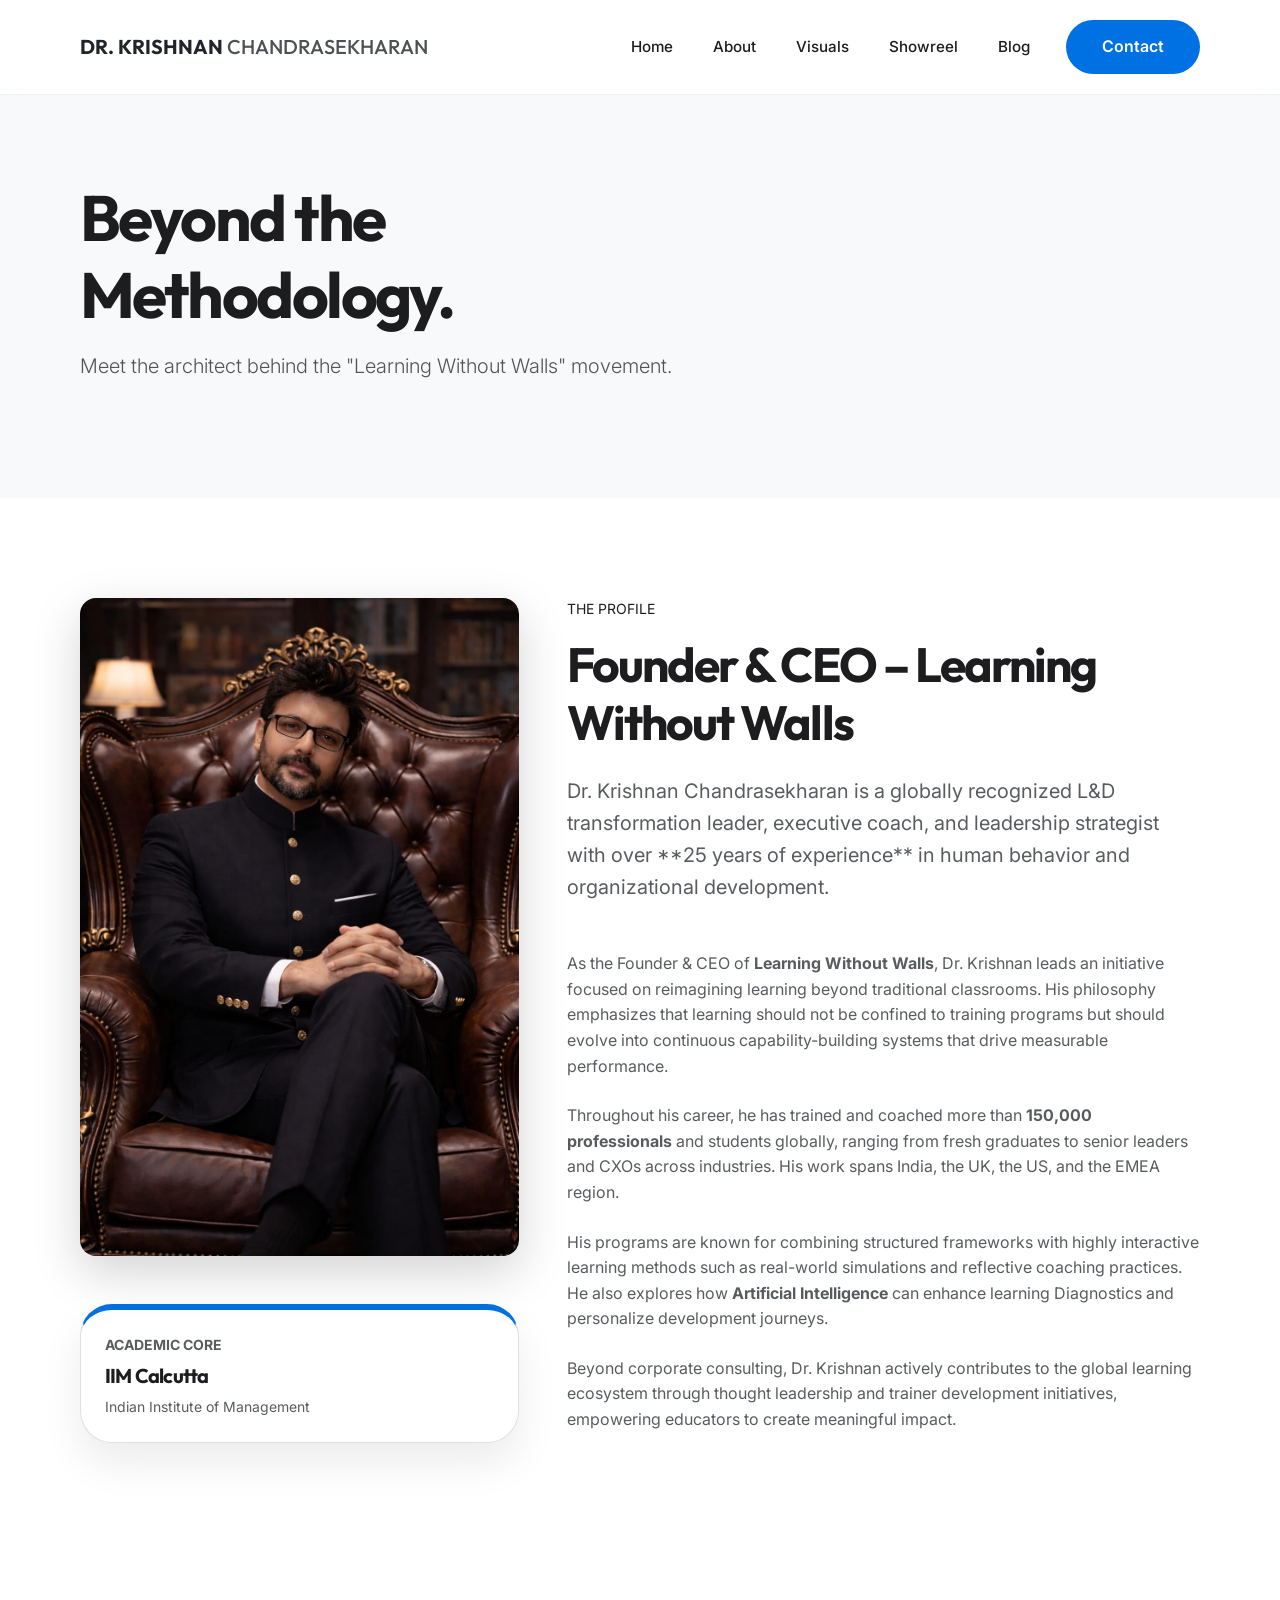
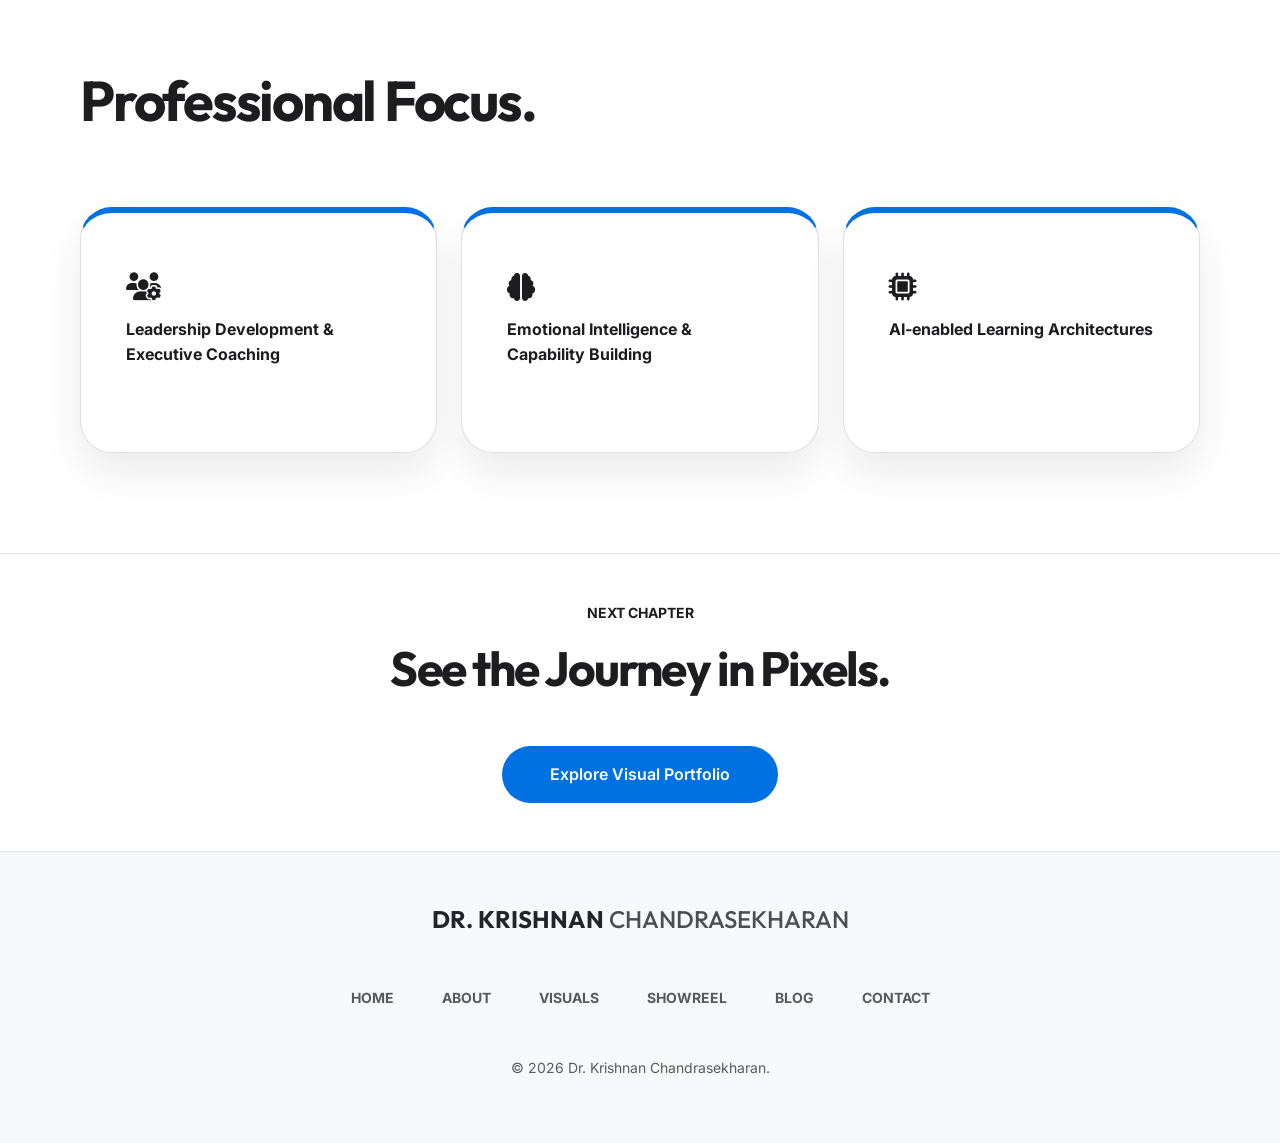
<file: pages/about.html>
<!DOCTYPE html>
<html lang="en">
<head>
    <meta charset="UTF-8">
    <meta name="viewport" content="width=device-width, initial-scale=1.0">
    <title>About Dr. Krishnan Chandrasekharan | Strategy & Mentorship</title>
    <meta name="description" content="Official Portfolio of Dr. Krishnan Chandrasekharan | Global Leadership Strategist & Executive Mentor impacting 150,000+ professionals.">
    <meta name="keywords" content="Leadership Development, Executive Coaching, Communication Mastery, Dr. Krishnan Chandrasekharan, Learning Without Walls, Leadership Strategy India, Behavioral Ownership, Global Leadership Strategist, Executive Transformation, Mindset Shift, Talent Development, High-Impact Interventions, India, UK, US, EMEA, Soft skills, public speaking, soft skills training, Communication training, Communication skills">
    
    <!-- Open Graph -->
    <meta property="og:type" content="website">
    <meta property="og:url" content="http://drkc.org/">
    <meta property="og:title" content="Dr. Krishnan Chandrasekharan | Global Leadership Strategist">
    <meta property="og:image" content="http://drkc.org/images/meta-share.png">

    <!-- UI Core -->
    <link href="https://cdn.jsdelivr.net/npm/bootstrap@5.3.2/dist/css/bootstrap.min.css" rel="stylesheet">
    <link rel="preconnect" href="https://fonts.googleapis.com">
    <link rel="preconnect" href="https://fonts.gstatic.com" crossorigin>
    <link href="https://fonts.googleapis.com/css2?family=Inter:wght@400;500;600&family=Outfit:wght@500;700;800&display=swap" rel="stylesheet">
    <link rel="stylesheet" href="https://cdnjs.cloudflare.com/ajax/libs/font-awesome/6.4.2/css/all.min.css">
    <link href="https://unpkg.com/aos@2.3.1/dist/aos.css" rel="stylesheet">
    
    <!-- Custom Style -->
    <link rel="stylesheet" href="../css/style.css">
</head>
<body>

    <!-- Navigation -->
    <nav class="navbar navbar-expand-lg navbar-apple fixed-top" id="mainNav">
        <div class="container apple-container">
            <a class="navbar-brand fw-bold text-dark" href="../index.html" style="font-family: 'Outfit';">
                DR. KRISHNAN <span style="font-weight: 500; opacity: 0.8;">CHANDRASEKHARAN</span>
            </a>
            <button class="navbar-toggler border-0" type="button" data-bs-toggle="collapse" data-bs-target="#navbarNav">
                <span class="navbar-toggler-icon"></span>
            </button>
            <div class="collapse navbar-collapse" id="navbarNav">
                <ul class="navbar-nav ms-auto align-items-lg-center">
                    <li class="nav-item"><a class="nav-link" href="../index.html">Home</a></li>
                    <li class="nav-item"><a class="nav-link active" href="about.html">About</a></li>
                    <li class="nav-item"><a class="nav-link" href="gallery.html">Visuals</a></li>
                    <li class="nav-item"><a class="nav-link" href="videos.html">Showreel</a></li>
                    <li class="nav-item"><a class="nav-link" href="blog.html">Blog</a></li>
                    <li class="nav-item ms-lg-3 mt-3 mt-lg-0">
                        <a href="contact.html" class="btn-apple">Contact</a>
                    </li>
                </ul>
            </div>
        </div>
    </nav>

    <!-- Page Hero -->
    <header class="section-padding bg-light" style="margin-top: 80px;">
        <div class="container apple-container">
            <h1 class="display-3 fw-bold" data-aos="fade-up">Beyond the <br>Methodology.</h1>
            <p class="lead opacity-75 mt-3" data-aos="fade-up" data-aos-delay="100">Meet the architect behind the "Learning Without Walls" movement.</p>
        </div>
    </header>

    <!-- About Section Content -->
    <section class="section-padding">
        <div class="container apple-container">
            <div class="row g-5">
                <div class="col-lg-5" data-aos="fade-right">
                    <img src="../images/profile.jpg" onerror="this.src='https://images.unsplash.com/photo-1560250056-07ba644d8ad3?auto=format&fit=crop&q=80&w=1000'" class="img-fluid rounded-4 shadow-lg mb-4" alt="Dr. Krishnan">
                    <div class="apple-card mt-4 p-4">
                        <p class="mb-2 small text-muted text-uppercase fw-bold">Academic Core</p>
                        <h4 class="fw-bold h5">IIM Calcutta</h4>
                        <p class="small text-muted mb-0">Indian Institute of Management</p>
                    </div>
                </div>
                <div class="col-lg-7" data-aos="fade-left">
                    <p class="text-primary-blue fw-700 small text-uppercase mb-3">The Profile</p>
                    <h2 class="display-5 fw-bold mb-4">Founder & CEO – Learning Without Walls</h2>
                    <p class="fs-5 text-muted mb-5">Dr. Krishnan Chandrasekharan is a globally recognized L&D transformation leader, executive coach, and leadership strategist with over **25 years of experience** in human behavior and organizational development.</p>
                    
                    <div class="bio-text fs-6 text-muted">
                        <p class="mb-4">As the Founder & CEO of <strong>Learning Without Walls</strong>, Dr. Krishnan leads an initiative focused on reimagining learning beyond traditional classrooms. His philosophy emphasizes that learning should not be confined to training programs but should evolve into continuous capability-building systems that drive measurable performance.</p>
                        <p class="mb-4">Throughout his career, he has trained and coached more than <strong>150,000 professionals</strong> and students globally, ranging from fresh graduates to senior leaders and CXOs across industries. His work spans India, the UK, the US, and the EMEA region.</p>
                        <p class="mb-4">His programs are known for combining structured frameworks with highly interactive learning methods such as real-world simulations and reflective coaching practices. He also explores how <strong>Artificial Intelligence</strong> can enhance learning Diagnostics and personalize development journeys.</p>
                        <p class="mb-4">Beyond corporate consulting, Dr. Krishnan actively contributes to the global learning ecosystem through thought leadership and trainer development initiatives, empowering educators to create meaningful impact.</p>
                    </div>
                </div>
            </div>
        </div>
    </section>

    <!-- Career Timeline / Experience -->
    <section class="section-padding bg-grey">
        <div class="container apple-container">
            <h2 class="display-4 fw-bold mb-5" data-aos="fade-up">Professional Focus.</h2>
            <div class="row g-4 pt-4" data-aos="fade-up">
                <div class="col-md-4">
                    <div class="apple-card h-100">
                        <i class="fas fa-users-cog text-primary-blue mb-3 fs-3"></i>
                        <p class="fw-bold mb-0">Leadership Development & Executive Coaching</p>
                    </div>
                </div>
                <div class="col-md-4">
                    <div class="apple-card h-100">
                        <i class="fas fa-brain text-primary-blue mb-3 fs-3"></i>
                        <p class="fw-bold mb-0">Emotional Intelligence & Capability Building</p>
                    </div>
                </div>
                <div class="col-md-4">
                    <div class="apple-card h-100">
                        <i class="fas fa-microchip text-primary-blue mb-3 fs-3"></i>
                        <p class="fw-bold mb-0">AI-enabled Learning Architectures</p>
                    </div>
                </div>
            </div>
        </div>
    </section>

    <!-- Sequential Navigation (Next Chapter) -->
    <section class="py-5 border-top bg-white">
        <div class="container apple-container text-center">
            <p class="text-primary-blue small fw-bold text-uppercase tracking-widest mb-3">NEXT CHAPTER</p>
            <h2 class="display-5 fw-bold mb-5">See the Journey in Pixels.</h2>
            <a href="gallery.html" class="btn-apple px-5 py-3">Explore Visual Portfolio</a>
        </div>
    </section>

    <!-- Footer -->
    <footer class="py-5 border-top bg-light">
        <div class="container apple-container text-center">
            <div class="mb-5">
                <a class="navbar-brand fw-bold text-dark fs-4" href="../index.html" style="font-family: 'Outfit';">
                    DR. KRISHNAN <span style="font-weight: 500; opacity: 0.8;">CHANDRASEKHARAN</span>
                </a>
            </div>
            <div class="d-flex justify-content-center flex-wrap gap-md-5 gap-3 mb-5 opacity-75">
                <a href="../index.html" class="text-dark text-decoration-none small fw-bold">HOME</a>
                <a href="about.html" class="text-dark text-decoration-none small fw-bold">ABOUT</a>
                <a href="gallery.html" class="text-dark text-decoration-none small fw-bold">VISUALS</a>
                <a href="videos.html" class="text-dark text-decoration-none small fw-bold">SHOWREEL</a>
                <a href="blog.html" class="text-dark text-decoration-none small fw-bold">BLOG</a>
                <a href="contact.html" class="text-dark text-decoration-none small fw-bold">CONTACT</a>
            </div>
            <p class="text-muted small">&copy; 2026 Dr. Krishnan Chandrasekharan.</p>
        </div>
    </footer>

    <script src="https://cdn.jsdelivr.net/npm/bootstrap@5.3.2/dist/js/bootstrap.bundle.min.js"></script>
    <script src="https://unpkg.com/aos@2.3.1/dist/aos.js"></script>
    <script src="../js/script.js"></script>
</body>
</html>
</file>
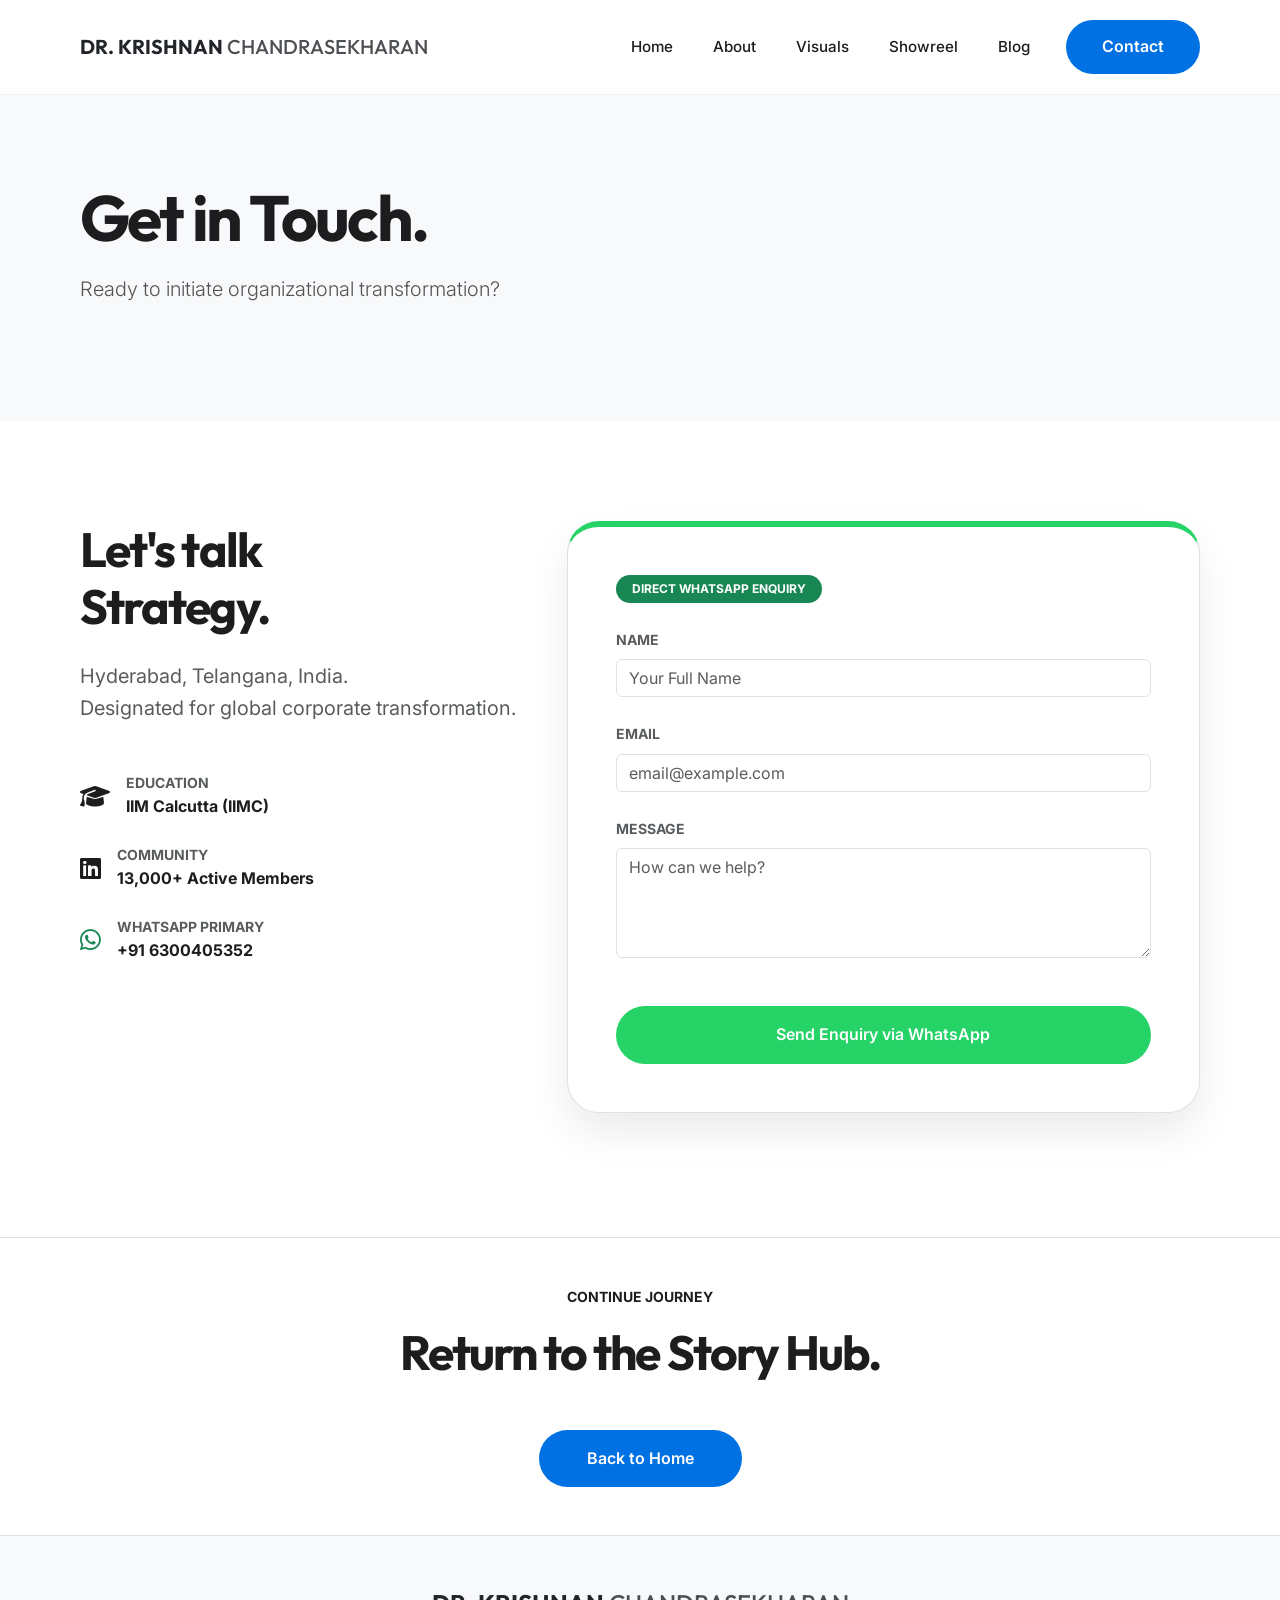
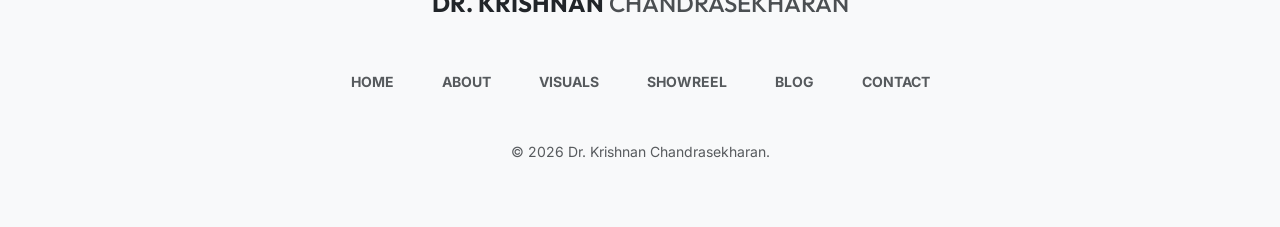
<file: pages/contact.html>
<!DOCTYPE html>
<html lang="en">
<head>
    <meta charset="UTF-8">
    <meta name="viewport" content="width=device-width, initial-scale=1.0">
    <title>Contact | Dr. Krishnan Chandrasekharan</title>
    <meta name="description" content="Official Portfolio of Dr. Krishnan Chandrasekharan | Global Leadership Strategist & Executive Mentor impacting 150,000+ professionals.">
    <meta name="keywords" content="Leadership Development, Executive Coaching, Communication Mastery, Dr. Krishnan Chandrasekharan, Learning Without Walls, Leadership Strategy India, Behavioral Ownership, Global Leadership Strategist, Executive Transformation, Mindset Shift, Talent Development, High-Impact Interventions, India, UK, US, EMEA, Soft skills, public speaking, soft skills training, Communication training, Communication skills">

    <!-- Open Graph -->
    <meta property="og:type" content="website">
    <meta property="og:url" content="http://drkc.org/">
    <meta property="og:title" content="Dr. Krishnan Chandrasekharan | Global Leadership Strategist">
    <meta property="og:image" content="http://drkc.org/images/meta-share.png">

    <!-- UI Core -->
    <link href="https://cdn.jsdelivr.net/npm/bootstrap@5.3.2/dist/css/bootstrap.min.css" rel="stylesheet">
    <link rel="preconnect" href="https://fonts.googleapis.com">
    <link rel="preconnect" href="https://fonts.gstatic.com" crossorigin>
    <link href="https://fonts.googleapis.com/css2?family=Inter:wght@400;500;600&family=Outfit:wght@500;700;800&display=swap" rel="stylesheet">
    <link rel="stylesheet" href="https://cdnjs.cloudflare.com/ajax/libs/font-awesome/6.4.2/css/all.min.css">
    <link href="https://unpkg.com/aos@2.3.1/dist/aos.css" rel="stylesheet">
    
    <!-- Custom Style -->
    <link rel="stylesheet" href="../css/style.css">
</head>
<body>

    <!-- Navigation -->
    <nav class="navbar navbar-expand-lg navbar-apple fixed-top" id="mainNav">
        <div class="container apple-container">
            <a class="navbar-brand fw-bold text-dark" href="../index.html" style="font-family: 'Outfit';">
                DR. KRISHNAN <span style="font-weight: 500; opacity: 0.8;">CHANDRASEKHARAN</span>
            </a>
            <button class="navbar-toggler border-0" type="button" data-bs-toggle="collapse" data-bs-target="#navbarNav">
                <span class="navbar-toggler-icon"></span>
            </button>
            <div class="collapse navbar-collapse" id="navbarNav">
                <ul class="navbar-nav ms-auto align-items-lg-center">
                    <li class="nav-item"><a class="nav-link" href="../index.html">Home</a></li>
                    <li class="nav-item"><a class="nav-link" href="about.html">About</a></li>
                    <li class="nav-item"><a class="nav-link" href="gallery.html">Visuals</a></li>
                    <li class="nav-item"><a class="nav-link" href="videos.html">Showreel</a></li>
                    <li class="nav-item"><a class="nav-link" href="blog.html">Blog</a></li>
                    <li class="nav-item ms-lg-3 mt-3 mt-lg-0">
                        <a href="contact.html" class="btn-apple active">Contact</a>
                    </li>
                </ul>
            </div>
        </div>
    </nav>

    <!-- Page Hero -->
    <header class="section-padding bg-light" style="margin-top: 80px;">
        <div class="container apple-container">
            <h1 class="display-3 fw-bold" data-aos="fade-up">Get in Touch.</h1>
            <p class="lead opacity-75 mt-3" data-aos="fade-up" data-aos-delay="100">Ready to initiate organizational transformation?</p>
        </div>
    </header>

    <!-- Contact Form Section -->
    <section class="section-padding">
        <div class="container apple-container">
            <div class="row g-5">
                <div class="col-lg-5" data-aos="fade-right">
                    <h2 class="display-5 fw-bold mb-4">Let's talk <br>Strategy.</h2>
                    <p class="text-muted fs-5 mb-5">Hyderabad, Telangana, India. <br>Designated for global corporate transformation.</p>
                    
                    <div class="contact-card-v2 mb-5">
                        <div class="d-flex align-items-center gap-3 mb-4">
                            <i class="fas fa-graduation-cap fs-4 text-primary-blue"></i>
                            <div>
                                <p class="mb-0 small text-muted text-uppercase fw-bold">Education</p>
                                <p class="mb-0 fw-bold">IIM Calcutta (IIMC)</p>
                            </div>
                        </div>
                        <div class="d-flex align-items-center gap-3 mb-4">
                            <i class="fab fa-linkedin fs-4 text-primary-blue"></i>
                            <div>
                                <p class="mb-0 small text-muted text-uppercase fw-bold">Community</p>
                                <p class="mb-0 fw-bold">13,000+ Active Members</p>
                            </div>
                        </div>
                        <div class="d-flex align-items-center gap-3 mb-4">
                            <i class="fab fa-whatsapp fs-4 text-success"></i>
                            <div>
                                <p class="mb-0 small text-muted text-uppercase fw-bold">WhatsApp Primary</p>
                                <p class="mb-0 fw-bold">+91 6300405352</p>
                            </div>
                        </div>
                    </div>
                </div>
                <div class="col-lg-7" data-aos="fade-left">
                    <div class="apple-card p-5" style="border-top: 6px solid #25D366;">
                        <span class="badge bg-success mb-4 rounded-pill py-2 px-3 fw-bold">DIRECT WHATSAPP ENQUIRY</span>
                        <form id="contactForm">
                            <div class="mb-4">
                                <label class="form-label small fw-bold text-muted text-uppercase tracking-widest">Name</label>
                                <input type="text" id="name" class="form-control" placeholder="Your Full Name" required>
                            </div>
                            <div class="mb-4">
                                <label class="form-label small fw-bold text-muted text-uppercase tracking-widest">Email</label>
                                <input type="email" id="email" class="form-control" placeholder="email@example.com" required>
                            </div>
                            <div class="mb-5">
                                <label class="form-label small fw-bold text-muted text-uppercase tracking-widest">Message</label>
                                <textarea id="message" class="form-control" rows="4" placeholder="How can we help?" required></textarea>
                            </div>
                            <button type="submit" class="btn-apple w-100 py-3" style="background: #25D366; color: white;">Send Enquiry via WhatsApp</button>
                        </form>
                    </div>
                </div>
            </div>
        </div>
    </section>

    <!-- Sequential Navigation (Next Chapter) -->
    <section class="py-5 border-top bg-white">
        <div class="container apple-container text-center">
            <p class="text-primary-blue small fw-bold text-uppercase tracking-widest mb-3">CONTINUE JOURNEY</p>
            <h2 class="display-5 fw-bold mb-5">Return to the Story Hub.</h2>
            <a href="../index.html" class="btn-apple px-5 py-3">Back to Home</a>
        </div>
    </section>

    <!-- Footer -->
    <footer class="py-5 border-top bg-light">
        <div class="container apple-container text-center">
            <div class="mb-5">
                <a class="navbar-brand fw-bold text-dark fs-4" href="../index.html" style="font-family: 'Outfit';">
                    DR. KRISHNAN <span style="font-weight: 500; opacity: 0.8;">CHANDRASEKHARAN</span>
                </a>
            </div>
            <div class="d-flex justify-content-center flex-wrap gap-md-5 gap-3 mb-5 opacity-75">
                <a href="../index.html" class="text-dark text-decoration-none small fw-bold">HOME</a>
                <a href="about.html" class="text-dark text-decoration-none small fw-bold">ABOUT</a>
                <a href="gallery.html" class="text-dark text-decoration-none small fw-bold">VISUALS</a>
                <a href="videos.html" class="text-dark text-decoration-none small fw-bold">SHOWREEL</a>
                <a href="blog.html" class="text-dark text-decoration-none small fw-bold">BLOG</a>
                <a href="contact.html" class="text-dark text-decoration-none small fw-bold">CONTACT</a>
            </div>
            <p class="text-muted small">&copy; 2026 Dr. Krishnan Chandrasekharan.</p>
        </div>
    </footer>

    <script src="https://cdn.jsdelivr.net/npm/bootstrap@5.3.2/dist/js/bootstrap.bundle.min.js"></script>
    <script src="https://unpkg.com/aos@2.3.1/dist/aos.js"></script>
    <script src="../js/script.js"></script>
</body>
</html>
</file>
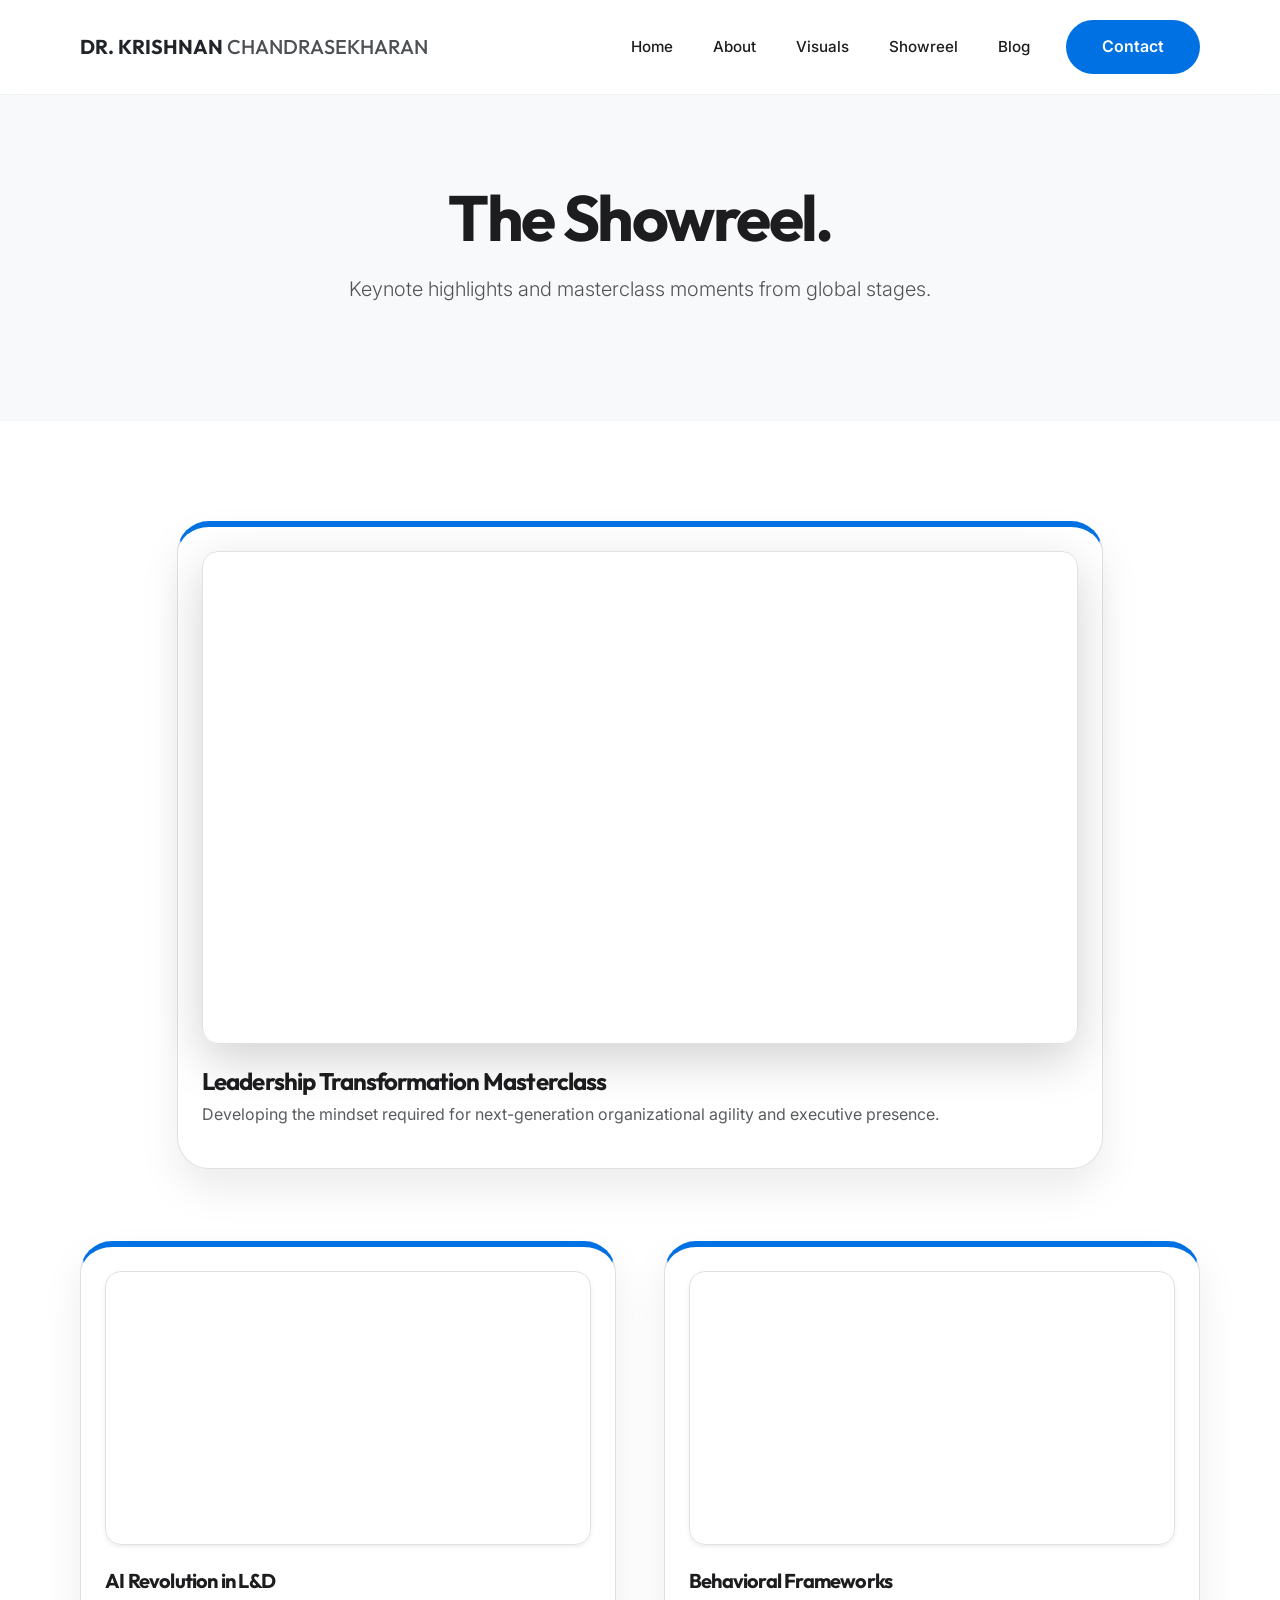
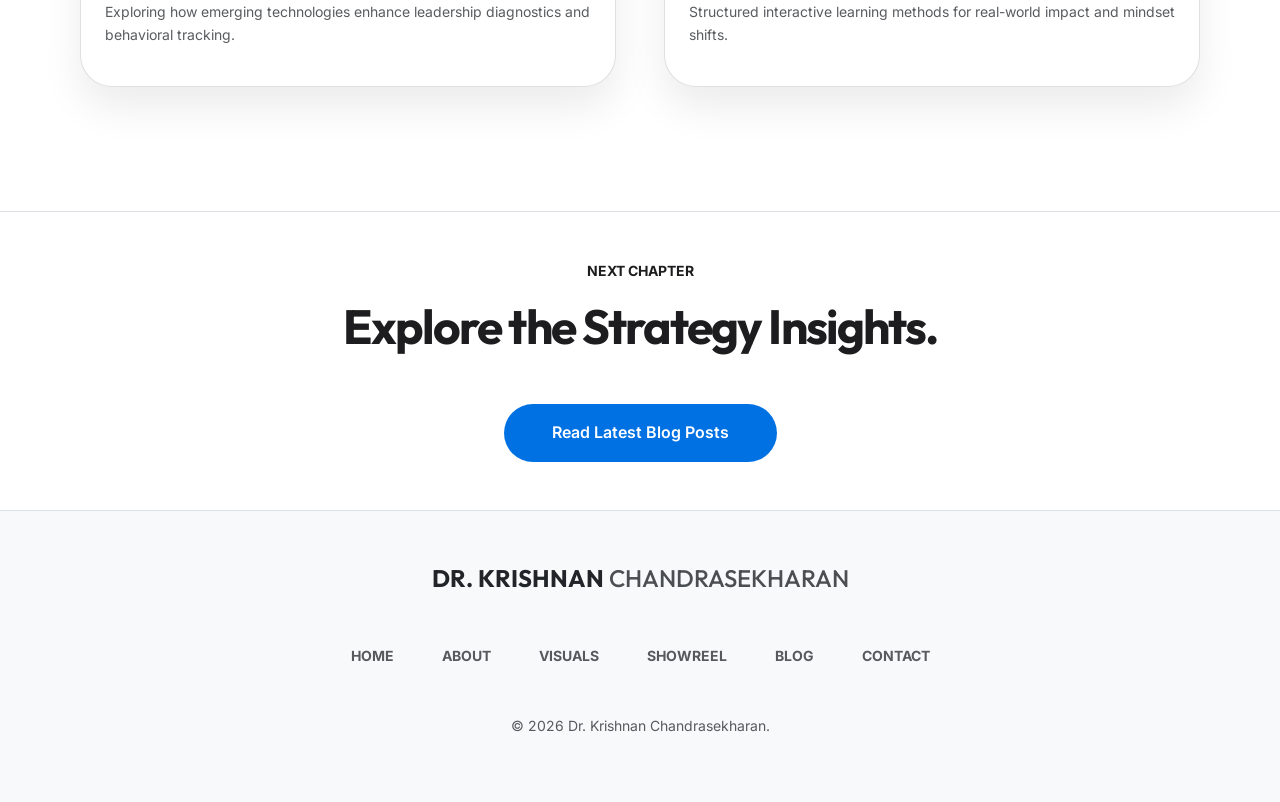
<file: pages/videos.html>
<!DOCTYPE html>
<html lang="en">
<head>
    <meta charset="UTF-8">
    <meta name="viewport" content="width=device-width, initial-scale=1.0">
    <meta name="description" content="Video Portfolio of Dr. Krishnan Chandrasekharan | Keynotes and Masterclasses.">
    <title>Showreel | Dr. Krishnan Chandrasekharan</title>
    <meta name="description" content="Official Portfolio of Dr. Krishnan Chandrasekharan | Global Leadership Strategist & Executive Mentor impacting 150,000+ professionals.">
    <meta name="keywords" content="Leadership Development, Executive Coaching, Communication Mastery, Dr. Krishnan Chandrasekharan, Learning Without Walls, Leadership Strategy India, Behavioral Ownership, Global Leadership Strategist, Executive Transformation, Mindset Shift, Talent Development, High-Impact Interventions, India, UK, US, EMEA, Soft skills, public speaking, soft skills training, Communication training, Communication skills">

    <!-- Open Graph -->
    <meta property="og:type" content="website">
    <meta property="og:url" content="http://drkc.org/">
    <meta property="og:title" content="Dr. Krishnan Chandrasekharan | Global Leadership Strategist">
    <meta property="og:image" content="http://drkc.org/images/meta-share.png">

    <!-- UI Core -->
    <link href="https://cdn.jsdelivr.net/npm/bootstrap@5.3.2/dist/css/bootstrap.min.css" rel="stylesheet">
    <link rel="preconnect" href="https://fonts.googleapis.com">
    <link rel="preconnect" href="https://fonts.gstatic.com" crossorigin>
    <link href="https://fonts.googleapis.com/css2?family=Inter:wght@400;500;600&family=Outfit:wght@500;700;800&display=swap" rel="stylesheet">
    <link rel="stylesheet" href="https://cdnjs.cloudflare.com/ajax/libs/font-awesome/6.4.2/css/all.min.css">
    <link href="https://unpkg.com/aos@2.3.1/dist/aos.css" rel="stylesheet">
    
    <!-- Custom Style -->
    <link rel="stylesheet" href="../css/style.css">
</head>
<body>

    <!-- Navigation -->
    <nav class="navbar navbar-expand-lg navbar-apple fixed-top" id="mainNav">
        <div class="container apple-container">
            <a class="navbar-brand fw-bold text-dark" href="../index.html" style="font-family: 'Outfit';">
                DR. KRISHNAN <span style="font-weight: 500; opacity: 0.8;">CHANDRASEKHARAN</span>
            </a>
            <button class="navbar-toggler border-0" type="button" data-bs-toggle="collapse" data-bs-target="#navbarNav">
                <span class="navbar-toggler-icon"></span>
            </button>
            <div class="collapse navbar-collapse" id="navbarNav">
                <ul class="navbar-nav ms-auto align-items-lg-center">
                    <li class="nav-item"><a class="nav-link" href="../index.html">Home</a></li>
                    <li class="nav-item"><a class="nav-link" href="about.html">About</a></li>
                    <li class="nav-item"><a class="nav-link" href="gallery.html">Visuals</a></li>
                    <li class="nav-item"><a class="nav-link active" href="videos.html">Showreel</a></li>
                    <li class="nav-item"><a class="nav-link" href="blog.html">Blog</a></li>
                    <li class="nav-item ms-lg-3 mt-3 mt-lg-0">
                        <a href="contact.html" class="btn-apple">Contact</a>
                    </li>
                </ul>
            </div>
        </div>
    </nav>

    <!-- Page Hero -->
    <header class="section-padding bg-light" style="margin-top: 80px;">
        <div class="container apple-container text-center">
            <h1 class="display-3 fw-bold" data-aos="fade-up">The Showreel.</h1>
            <p class="lead opacity-75 mt-3" data-aos="fade-up" data-aos-delay="100">Keynote highlights and masterclass moments from global stages.</p>
        </div>
    </header>

    <!-- Videos Section Grid -->
    <section class="section-padding">
        <div class="container apple-container">
            <div class="row g-5">
                <!-- Video 1 -->
                <div class="col-lg-10 offset-lg-1" data-aos="fade-up">
                    <div class="apple-card p-4">
                        <div class="ratio ratio-16x9 rounded-4 overflow-hidden shadow-lg border">
                            <iframe src="https://www.youtube.com/embed/5MgBikgcWnY?rel=0" title="Leadership Transformation" allowfullscreen></iframe>
                        </div>
                        <div class="mt-4">
                            <h4 class="fw-bold">Leadership Transformation Masterclass</h4>
                            <p class="text-muted">Developing the mindset required for next-generation organizational agility and executive presence.</p>
                        </div>
                    </div>
                </div>

                <!-- Video 2 -->
                <div class="col-md-6" data-aos="fade-up">
                    <div class="apple-card p-4">
                        <div class="ratio ratio-16x9 rounded-4 overflow-hidden shadow-sm border">
                            <iframe src="https://www.youtube.com/embed/2Vv-BfVoq4g?rel=0" title="AI Revolution in Learning" allowfullscreen></iframe>
                        </div>
                        <div class="mt-4">
                            <h4 class="fw-bold h5">AI Revolution in L&D</h4>
                            <p class="text-muted small">Exploring how emerging technologies enhance leadership diagnostics and behavioral tracking.</p>
                        </div>
                    </div>
                </div>

                <!-- Video 3 -->
                <div class="col-md-6" data-aos="fade-up" data-aos-delay="100">
                    <div class="apple-card p-4">
                        <div class="ratio ratio-16x9 rounded-4 overflow-hidden shadow-sm border">
                            <iframe src="https://www.youtube.com/embed/tAGnKpE4NCI?rel=0" title="Behavioral Frameworks" allowfullscreen></iframe>
                        </div>
                        <div class="mt-4">
                            <h4 class="fw-bold h5">Behavioral Frameworks</h4>
                            <p class="text-muted small">Structured interactive learning methods for real-world impact and mindset shifts.</p>
                        </div>
                    </div>
                </div>
            </div>
        </div>
    </section>

    <!-- Sequential Navigation (Next Chapter) -->
    <section class="py-5 border-top bg-white">
        <div class="container apple-container text-center">
            <p class="text-primary-blue small fw-bold text-uppercase tracking-widest mb-3">NEXT CHAPTER</p>
            <h2 class="display-5 fw-bold mb-5">Explore the Strategy Insights.</h2>
            <a href="blog.html" class="btn-apple px-5 py-3">Read Latest Blog Posts</a>
        </div>
    </section>

    <!-- Footer -->
    <footer class="py-5 border-top bg-light">
        <div class="container apple-container text-center">
            <div class="mb-5">
                <a class="navbar-brand fw-bold text-dark fs-4" href="../index.html" style="font-family: 'Outfit';">
                    DR. KRISHNAN <span style="font-weight: 500; opacity: 0.8;">CHANDRASEKHARAN</span>
                </a>
            </div>
            <div class="d-flex justify-content-center flex-wrap gap-md-5 gap-3 mb-5 opacity-75">
                <a href="../index.html" class="text-dark text-decoration-none small fw-bold">HOME</a>
                <a href="about.html" class="text-dark text-decoration-none small fw-bold">ABOUT</a>
                <a href="gallery.html" class="text-dark text-decoration-none small fw-bold">VISUALS</a>
                <a href="videos.html" class="text-dark text-decoration-none small fw-bold">SHOWREEL</a>
                <a href="blog.html" class="text-dark text-decoration-none small fw-bold">BLOG</a>
                <a href="contact.html" class="text-dark text-decoration-none small fw-bold">CONTACT</a>
            </div>
            <p class="text-muted small">&copy; 2026 Dr. Krishnan Chandrasekharan.</p>
        </div>
    </footer>

    <script src="https://cdn.jsdelivr.net/npm/bootstrap@5.3.2/dist/js/bootstrap.bundle.min.js"></script>
    <script src="https://unpkg.com/aos@2.3.1/dist/aos.js"></script>
    <script src="../js/script.js"></script>
</body>
</html>
</file>
<file: css/style.css>
:root {
    --bg-white: #ffffff;
    --bg-grey: #f5f5f7;
    --bg-dark-surface: #0a0a0b;
    --text-dark: #1d1d1f;
    --text-muted: #6e6e73;
    --primary-blue: #0071e3;
    --accent-blue: #0071e3;
    --border-radius-lg: 24px;
    --border-radius-xl: 32px;
    --transition-smooth: all 0.8s cubic-bezier(0.16, 1, 0.3, 1);
    --font-main: 'Inter', -apple-system, BlinkMacSystemFont, 'Segoe UI', Roboto, Helvetica, Arial, sans-serif;
    --font-heading: 'Outfit', sans-serif;
}

/* Base Styles */
html {
    scroll-behavior: smooth;
    scroll-padding-top: 80px;
}

body {
    font-family: var(--font-main);
    color: var(--text-dark);
    line-height: 1.6;
    background-color: var(--bg-white);
    -webkit-font-smoothing: antialiased;
    overflow-x: hidden;
}

h1, h2, h3, h4, .apple-heading {
    font-family: var(--font-heading);
    font-weight: 700;
    letter-spacing: -0.04em;
    line-height: 1.1;
}

/* Utils */
.section-padding { padding: clamp(40px, 8vw, 100px) 0; }
.apple-container { max-width: 1200px; margin: 0 auto; padding: 0 40px; }
.fw-600 { font-weight: 600; }
.text-gradient {
    background: linear-gradient(180deg, #1d1d1f 0%, #6e6e73 100%);
    -webkit-background-clip: text;
    background-clip: text;
    -webkit-text-fill-color: transparent;
    display: inline-block;
}

/* Navigation */
.navbar-apple {
    background: rgba(255, 255, 255, 0.85);
    backdrop-filter: blur(20px);
    -webkit-backdrop-filter: blur(20px);
    border-bottom: 1px solid rgba(0,0,0,0.05);
    transition: var(--transition-smooth);
    padding: 12px 0; /* Reduced from 20px */
}

.navbar-apple.scrolled { padding: 8px 0; }

.nav-link { font-weight: 500; color: var(--text-dark) !important; font-size: 0.95rem; margin: 0 12px; }

/* Buttons */
.btn-apple {
    background: var(--primary-blue);
    color: white;
    padding: 14px 36px;
    border-radius: 50px;
    font-weight: 600;
    border: none;
    transition: var(--transition-smooth);
    text-decoration: none;
    display: inline-block;
}

.btn-apple:hover { background: #0077ed; transform: scale(1.02); color: white; box-shadow: 0 10px 30px rgba(0, 113, 227, 0.2); }

.btn-apple-outline {
    border: 1.5px solid var(--primary-blue);
    color: var(--primary-blue);
    padding: 14px 36px;
    border-radius: 50px;
    font-weight: 600;
    transition: var(--transition-smooth);
    text-decoration: none;
    display: inline-block;
}

.btn-apple-outline:hover { background: var(--primary-blue); color: white; }

/* Hero Section */
.hero {
    min-height: 100vh;
    display: flex;
    align-items: center;
    justify-content: center;
    text-align: center;
    background: radial-gradient(circle at center, #1a1a1c 0%, #000000 100%);
    color: white;
    position: relative;
    padding-top: 120px; /* Offset for fixed navbar */
}

.hero-tagline {
    text-transform: uppercase;
    letter-spacing: 0.3em;
    font-size: 0.85rem;
    font-weight: 800;
    margin-bottom: 2rem;
    opacity: 0.6;
    display: block;
}

.hero-title { font-size: clamp(3.5rem, 12vw, 7.5rem); margin-bottom: 32px; }
.hero-subtext { font-size: clamp(1.2rem, 3vw, 1.8rem); opacity: 0.7; max-width: 800px; margin: 0 auto 48px; }

/* Scroll Indicator */
.scroll-indicator {
    position: absolute;
    bottom: 40px;
    left: 50%;
    transform: translateX(-50%);
    display: flex;
    flex-direction: column;
    align-items: center;
    gap: 12px;
    opacity: 0.5;
}

.mouse { width: 26px; height: 42px; border: 2px solid white; border-radius: 20px; position: relative; }
.mouse::before { content: ''; width: 4px; height: 8px; background: white; position: absolute; left: 50%; transform: translateX(-50%); top: 8px; border-radius: 2px; animation: scrollDown 2s infinite; }

@keyframes scrollDown {
    0% { transform: translate(-50%, 0); opacity: 0; }
    30% { opacity: 1; }
    100% { transform: translate(-50%, 20px); opacity: 0; }
}

/* Problem Section */
.problem-line { font-size: clamp(2.5rem, 6vw, 5rem); font-weight: 700; opacity: 0.1; transition: var(--transition-smooth); margin-bottom: 10px; }
.problem-line.active { opacity: 1; }

/* Transformation Section */
.metric-large { font-size: clamp(4rem, 15vw, 10rem); font-weight: 800; line-height: 1; display: block; margin-bottom: 20px; }

/* Credibility Strip */
.credibility-strip { padding: 60px 0; background: var(--bg-white); border-top: 1px solid rgba(0,0,0,0.05); }
.credibility-item { font-size: 1.4rem; font-weight: 700; }

/* Cards */
.apple-card {
    background: #ffffff;
    border-radius: var(--border-radius-xl);
    padding: 60px 45px;
    border: 1px solid rgba(0, 0, 0, 0.12); /* High visibility border */
    border-top: 6px solid var(--primary-blue); /* Bolder blue highlighter */
    box-shadow: 0 20px 40px rgba(0, 0, 0, 0.08); /* Persistent shadow */
    transition: var(--transition-smooth);
    margin-bottom: 24px;
}

.apple-card:hover {
    transform: translateY(-12px);
    box-shadow: 0 45px 90px rgba(0, 113, 227, 0.15); /* Premium blue-tinted hover shadow */
    border-color: rgba(0, 113, 227, 0.4);
}

.bg-blue .apple-card {
    background: rgba(255, 255, 255, 0.1);
    backdrop-filter: blur(10px);
    border: 1px solid rgba(255, 255, 255, 0.2);
    border-top: 4px solid #ffffff; /* White highlighter for blue sections */
    box-shadow: 0 10px 30px rgba(0, 0, 0, 0.1);
}

.bg-blue .apple-card:hover {
    background: rgba(255, 255, 255, 0.15);
    box-shadow: 0 30px 60px rgba(0, 0, 0, 0.2);
}

/* Dark Sections */
.bg-dark { background-color: var(--bg-dark-surface); color: white; }
.bg-dark h2 { color: white; }
.bg-dark .text-muted { color: #86868b !important; }
.bg-dark .apple-card { background: #1c1c1e; border: none; color: white; }

/* Future Section */
.future-text { font-size: clamp(2rem, 5vw, 4rem); line-height: 1.2; }

/* WhatsApp */
.whatsapp-float {
    position: fixed;
    bottom: 30px;
    right: 30px;
    background: #25d366;
    color: white;
    width: 65px;
    height: 65px;
    border-radius: 18px;
    display: flex;
    align-items: center;
    justify-content: center;
    font-size: 32px;
    box-shadow: 0 15px 35px rgba(37, 211, 102, 0.3);
    z-index: 1000;
    transition: var(--transition-smooth);
    text-decoration: none;
}

.whatsapp-float:hover { transform: scale(1.1) rotate(10deg); color: white; }

/* Responsive */
@media (max-width: 991px) {
    .section-padding { padding: 100px 0; }
    .hero-title { font-size: 4rem; }
}

@media (max-width: 768px) {
    .apple-container { padding: 0 24px; }
    .hero-title { font-size: 3.2rem; }
    .metric-large { font-size: 5rem; }
    .problem-line { font-size: 2rem; }
}
</file>
